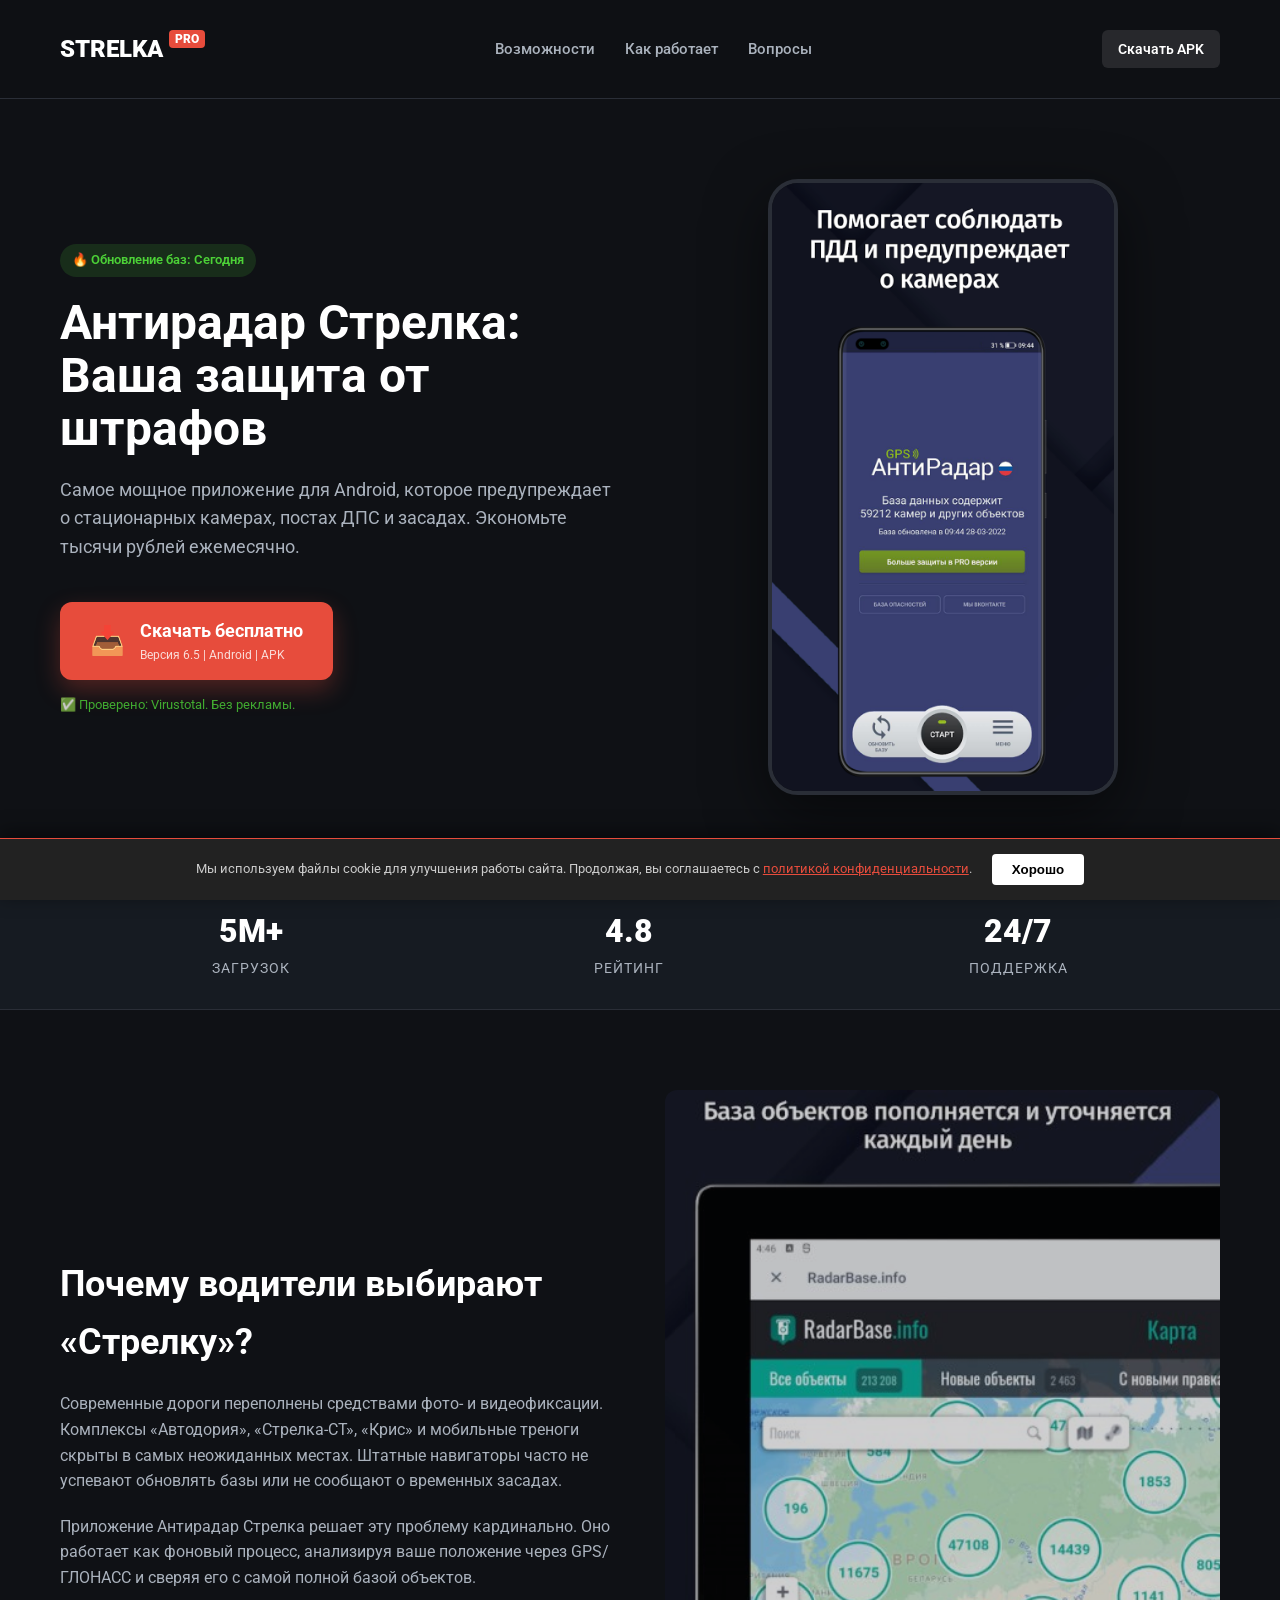
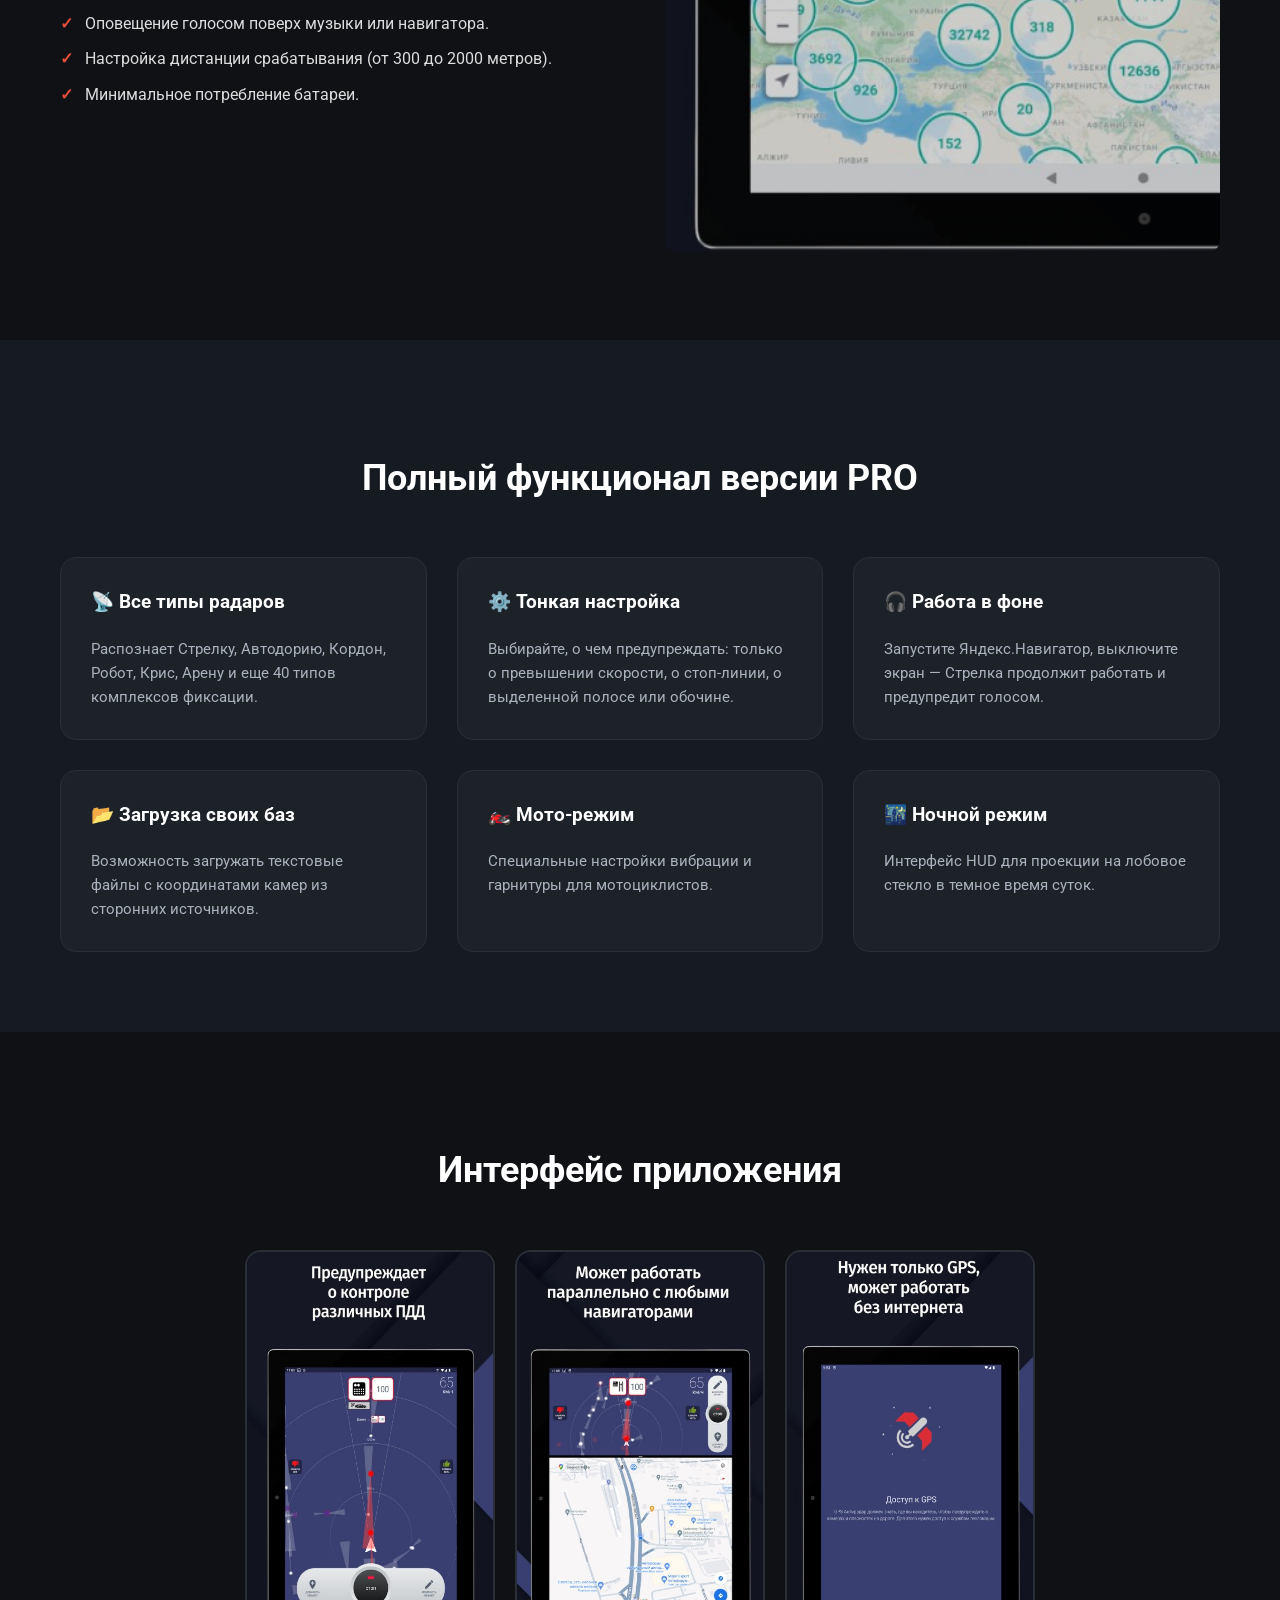
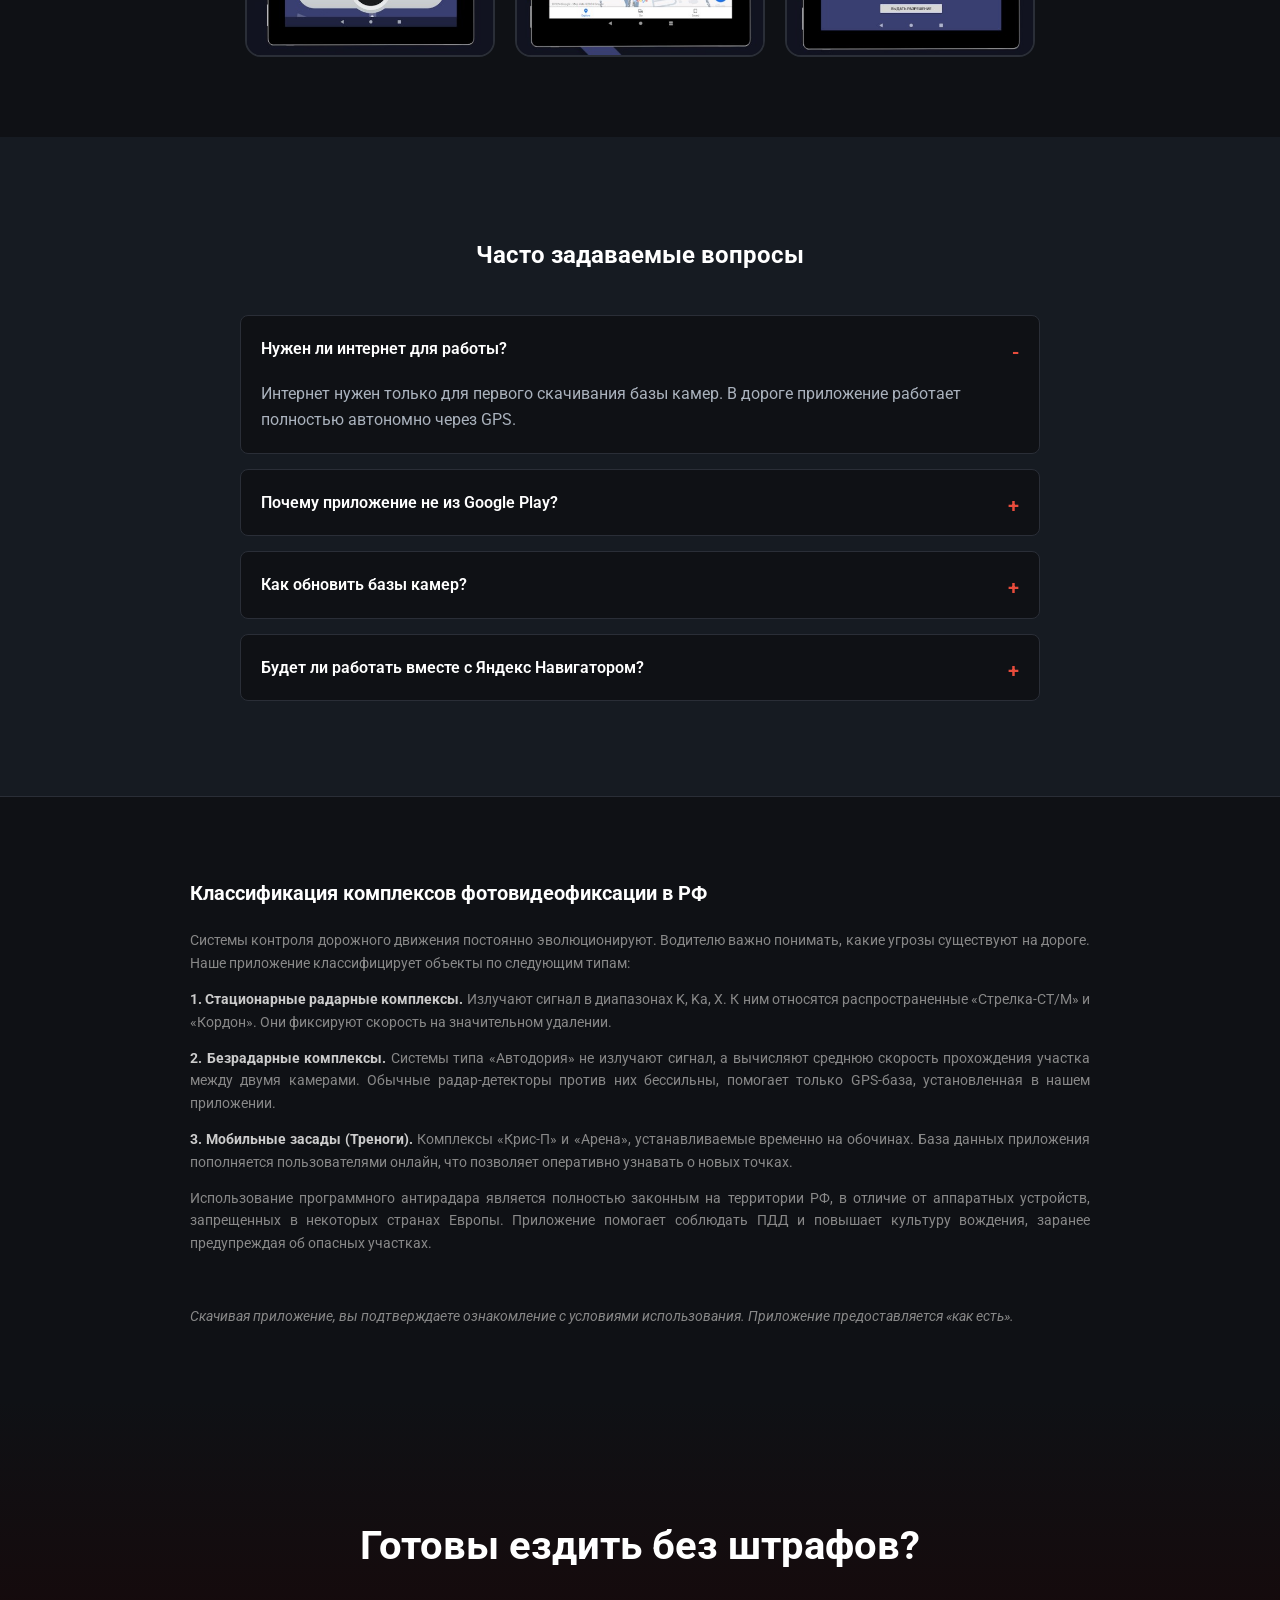
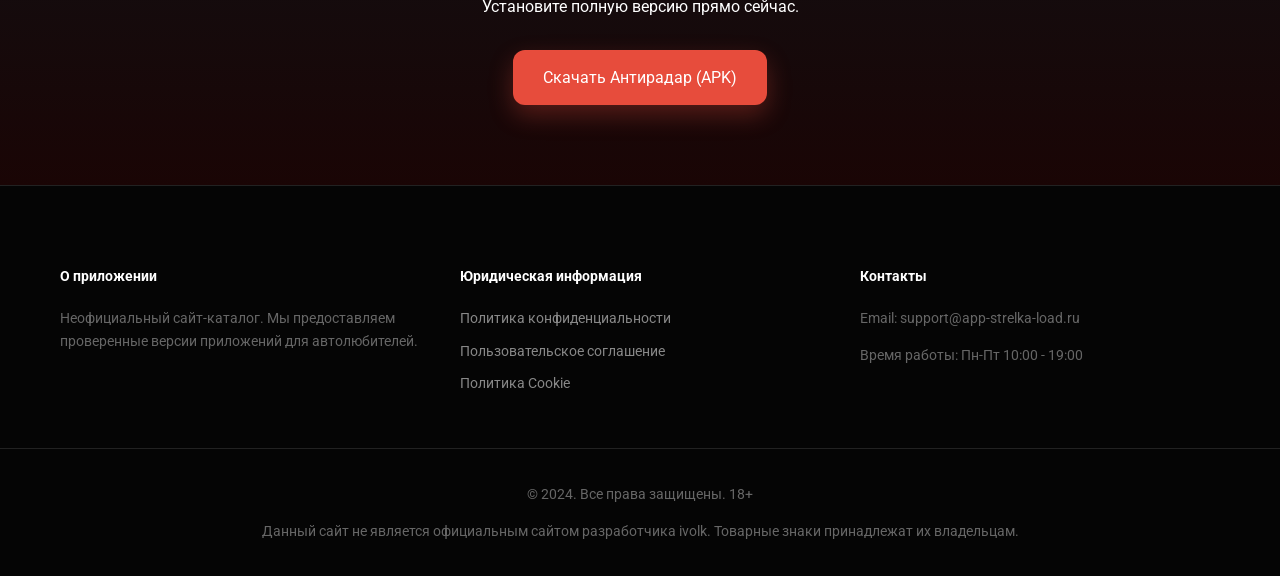
<file: index.html>
<!DOCTYPE html>
<html lang="ru">
<head>
    <meta charset="UTF-8">
    <meta name="viewport" content="width=device-width, initial-scale=1.0">
    <meta name="description" content="Скачать Антирадар Стрелка (Strelka) для Android. Полная защита от камер ГИБДД, постов ДПС и треног. Актуальная база 2024.">
    <title>Антирадар Стрелка — Официальный загрузчик приложения</title>
    <link rel="stylesheet" href="style.css">
    <link rel="preconnect" href="https://fonts.googleapis.com">
    <link href="https://fonts.googleapis.com/css2?family=Roboto:wght@300;400;500;700;900&display=swap" rel="stylesheet">
    <link rel="icon" href="data:image/svg+xml,<svg xmlns=%22http://www.w3.org/2000/svg%22 viewBox=%220 0 100 100%22><text y=%22.9em%22 font-size=%2290%22>🚘</text></svg>">
</head>
<body>

    <nav class="navbar">
        <div class="container nav-wrap">
            <div class="logo">Strelka <span class="badge-pro">PRO</span></div>
            <ul class="nav-menu">
                <li><a href="#features">Возможности</a></li>
                <li><a href="#how-it-works">Как работает</a></li>
                <li><a href="#faq">Вопросы</a></li>
            </ul>
            <a href="strelka.apk" class="btn-sm" download>Скачать APK</a>
        </div>
    </nav>

    <header class="hero">
        <div class="container hero-grid">
            <div class="hero-text">
                <div class="status-pill">🔥 Обновление баз: Сегодня</div>
                <h1>Антирадар Стрелка: Ваша защита от штрафов</h1>
                <p class="lead">Самое мощное приложение для Android, которое предупреждает о стационарных камерах, постах ДПС и засадах. Экономьте тысячи рублей ежемесячно.</p>
                
                <div class="download-block">
                    <a href="strelka.apk" class="btn-main" download>
                        <span class="icon">📥</span>
                        <div class="btn-txt">
                            <span>Скачать бесплатно</span>
                            <small>Версия 6.5 | Android | APK</small>
                        </div>
                    </a>
                    <p class="safe-text">✅ Проверено: Virustotal. Без рекламы.</p>
                </div>
            </div>
            <div class="hero-img">
                <img src="screen1.jpg" alt="Интерфейс Антирадар Стрелка">
            </div>
        </div>
    </header>

    <section class="trust-bar">
        <div class="container trust-grid">
            <div class="trust-item">
                <span>5M+</span>
                <p>Загрузок</p>
            </div>
            <div class="trust-item">
                <span>4.8</span>
                <p>Рейтинг</p>
            </div>
            <div class="trust-item">
                <span>24/7</span>
                <p>Поддержка</p>
            </div>
        </div>
    </section>

    <section class="info-section">
        <div class="container">
            <div class="content-row">
                <div class="text-col">
                    <h2>Почему водители выбирают «Стрелку»?</h2>
                    <p>Современные дороги переполнены средствами фото- и видеофиксации. Комплексы «Автодория», «Стрелка-СТ», «Крис» и мобильные треноги скрыты в самых неожиданных местах. Штатные навигаторы часто не успевают обновлять базы или не сообщают о временных засадах.</p>
                    <p>Приложение Антирадар Стрелка решает эту проблему кардинально. Оно работает как фоновый процесс, анализируя ваше положение через GPS/ГЛОНАСС и сверяя его с самой полной базой объектов.</p>
                    <ul class="check-list">
                        <li>Оповещение голосом поверх музыки или навигатора.</li>
                        <li>Настройка дистанции срабатывания (от 300 до 2000 метров).</li>
                        <li>Минимальное потребление батареи.</li>
                    </ul>
                </div>
                <div class="img-col">
                    <img src="screen2.jpg" alt="Карта покрытия">
                </div>
            </div>
        </div>
    </section>

    <section id="features" class="features">
        <div class="container">
            <h2>Полный функционал версии PRO</h2>
            <div class="feature-grid">
                <div class="f-card">
                    <h3>📡 Все типы радаров</h3>
                    <p>Распознает Стрелку, Автодорию, Кордон, Робот, Крис, Арену и еще 40 типов комплексов фиксации.</p>
                </div>
                <div class="f-card">
                    <h3>⚙️ Тонкая настройка</h3>
                    <p>Выбирайте, о чем предупреждать: только о превышении скорости, о стоп-линии, о выделенной полосе или обочине.</p>
                </div>
                <div class="f-card">
                    <h3>🎧 Работа в фоне</h3>
                    <p>Запустите Яндекс.Навигатор, выключите экран — Стрелка продолжит работать и предупредит голосом.</p>
                </div>
                <div class="f-card">
                    <h3>📂 Загрузка своих баз</h3>
                    <p>Возможность загружать текстовые файлы с координатами камер из сторонних источников.</p>
                </div>
                <div class="f-card">
                    <h3>🏍️ Мото-режим</h3>
                    <p>Специальные настройки вибрации и гарнитуры для мотоциклистов.</p>
                </div>
                <div class="f-card">
                    <h3>🌃 Ночной режим</h3>
                    <p>Интерфейс HUD для проекции на лобовое стекло в темное время суток.</p>
                </div>
            </div>
        </div>
    </section>

    <section class="gallery">
        <div class="container">
            <h2>Интерфейс приложения</h2>
            <div class="gallery-grid">
                <img src="screen3.jpg" alt="Экран настроек">
                <img src="screen4.jpg" alt="Экран радара">
                <img src="screen5.jpg" alt="Обновление баз">
            </div>
        </div>
    </section>

    <section id="faq" class="faq-section">
        <div class="container">
            <h2>Часто задаваемые вопросы</h2>
            <div class="accordion">
                <details open>
                    <summary>Нужен ли интернет для работы?</summary>
                    <p>Интернет нужен только для первого скачивания базы камер. В дороге приложение работает полностью автономно через GPS.</p>
                </details>
                <details>
                    <summary>Почему приложение не из Google Play?</summary>
                    <p>Google Play ограничивает функционал фоновой работы приложений для безопасности, что мешает полноценной работе антирадара. Версия с сайта имеет расширенный функционал.</p>
                </details>
                <details>
                    <summary>Как обновить базы камер?</summary>
                    <p>В меню приложения есть кнопка «Обновить базу». Рекомендуем делать это раз в неделю.</p>
                </details>
                <details>
                    <summary>Будет ли работать вместе с Яндекс Навигатором?</summary>
                    <p>Да, это основная фишка. Стрелка висит в трее и выдает голосовые предупреждения поверх голоса Алисы.</p>
                </details>
            </div>
        </div>
    </section>

    <section class="seo-article">
        <div class="container">
            <article>
                <h3>Классификация комплексов фотовидеофиксации в РФ</h3>
                <p>Системы контроля дорожного движения постоянно эволюционируют. Водителю важно понимать, какие угрозы существуют на дороге. Наше приложение классифицирует объекты по следующим типам:</p>
                <p><strong>1. Стационарные радарные комплексы.</strong> Излучают сигнал в диапазонах K, Ka, X. К ним относятся распространенные «Стрелка-СТ/М» и «Кордон». Они фиксируют скорость на значительном удалении.</p>
                <p><strong>2. Безрадарные комплексы.</strong> Системы типа «Автодория» не излучают сигнал, а вычисляют среднюю скорость прохождения участка между двумя камерами. Обычные радар-детекторы против них бессильны, помогает только GPS-база, установленная в нашем приложении.</p>
                <p><strong>3. Мобильные засады (Треноги).</strong> Комплексы «Крис-П» и «Арена», устанавливаемые временно на обочинах. База данных приложения пополняется пользователями онлайн, что позволяет оперативно узнавать о новых точках.</p>
                <p>Использование программного антирадара является полностью законным на территории РФ, в отличие от аппаратных устройств, запрещенных в некоторых странах Европы. Приложение помогает соблюдать ПДД и повышает культуру вождения, заранее предупреждая об опасных участках.</p>
                <br>
                <p><em>Скачивая приложение, вы подтверждаете ознакомление с условиями использования. Приложение предоставляется «как есть».</em></p>
            </article>
        </div>
    </section>

    <section class="bottom-cta">
        <div class="container">
            <h2>Готовы ездить без штрафов?</h2>
            <p>Установите полную версию прямо сейчас.</p>
            <a href="strelka.apk" class="btn-main" download>Скачать Антирадар (APK)</a>
        </div>
    </section>

    <footer>
        <div class="container footer-content">
            <div class="footer-col">
                <h4>О приложении</h4>
                <p>Неофициальный сайт-каталог. Мы предоставляем проверенные версии приложений для автолюбителей.</p>
            </div>
            <div class="footer-col">
                <h4>Юридическая информация</h4>
                <ul>
                    <li><a href="policy.html">Политика конфиденциальности</a></li>
                    <li><a href="terms.html">Пользовательское соглашение</a></li>
                    <li><a href="policy.html#cookie">Политика Cookie</a></li>
                </ul>
            </div>
            <div class="footer-col">
                <h4>Контакты</h4>
                <p>Email: support@app-strelka-load.ru</p>
                <p>Время работы: Пн-Пт 10:00 - 19:00</p>
            </div>
        </div>
        <div class="copyright">
            <p>&copy; 2024. Все права защищены. 18+</p>
            <p class="disclaimer-small">Данный сайт не является официальным сайтом разработчика ivolk. Товарные знаки принадлежат их владельцам.</p>
        </div>
    </footer>

    <div id="cookie-banner" class="cookie-banner">
        <p>Мы используем файлы cookie для улучшения работы сайта. Продолжая, вы соглашаетесь с <a href="policy.html">политикой конфиденциальности</a>.</p>
        <button id="accept-cookies">Хорошо</button>
    </div>

    <script>
        // Скрипт для куки
        const banner = document.getElementById('cookie-banner');
        const btn = document.getElementById('accept-cookies');
        if (!localStorage.getItem('cookiesAccepted')) {
            banner.style.display = 'flex';
        }
        btn.addEventListener('click', () => {
            banner.style.display = 'none';
            localStorage.setItem('cookiesAccepted', 'true');
        });
    </script>

</body>
</html>
</file>
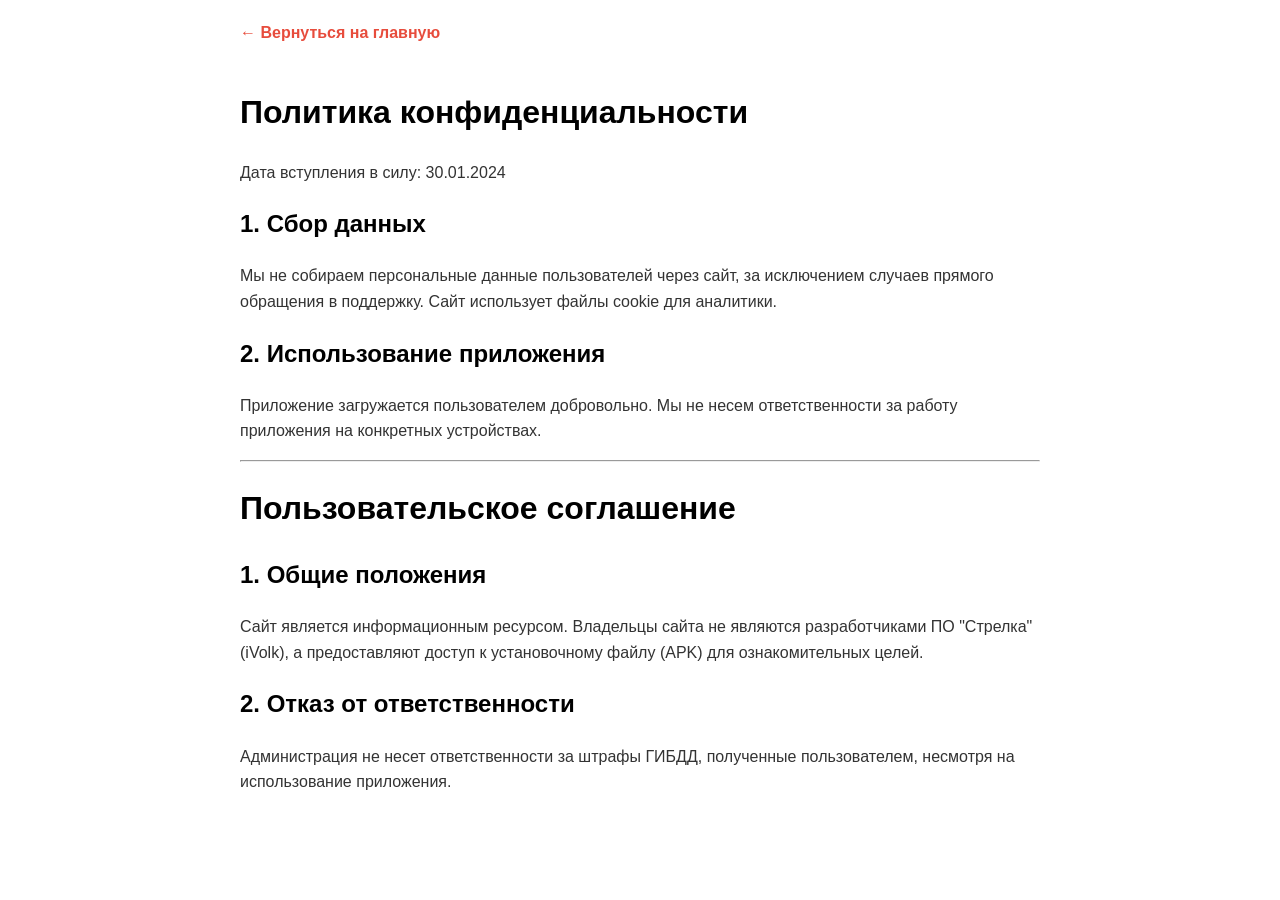
<file: policy.html>
<!DOCTYPE html>
<html lang="ru">
<head>
    <meta charset="UTF-8">
    <meta name="viewport" content="width=device-width, initial-scale=1.0">
    <title>Политика конфиденциальности и Условия</title>
    <style>
        body { font-family: sans-serif; line-height: 1.6; max-width: 800px; margin: 0 auto; padding: 20px; color: #333; }
        h1, h2 { color: #000; }
        .back-link { display: inline-block; margin-bottom: 20px; color: #e74c3c; text-decoration: none; font-weight: bold; }
    </style>
</head>
<body>
    <a href="index.html" class="back-link">← Вернуться на главную</a>

    <h1>Политика конфиденциальности</h1>
    <p>Дата вступления в силу: 30.01.2024</p>
    
    <h2>1. Сбор данных</h2>
    <p>Мы не собираем персональные данные пользователей через сайт, за исключением случаев прямого обращения в поддержку. Сайт использует файлы cookie для аналитики.</p>

    <h2>2. Использование приложения</h2>
    <p>Приложение загружается пользователем добровольно. Мы не несем ответственности за работу приложения на конкретных устройствах.</p>

    <hr>

    <h1>Пользовательское соглашение</h1>
    <h2>1. Общие положения</h2>
    <p>Сайт является информационным ресурсом. Владельцы сайта не являются разработчиками ПО "Стрелка" (iVolk), а предоставляют доступ к установочному файлу (APK) для ознакомительных целей.</p>

    <h2>2. Отказ от ответственности</h2>
    <p>Администрация не несет ответственности за штрафы ГИБДД, полученные пользователем, несмотря на использование приложения.</p>
</body>
</html>
</file>
<file: style.css>
/* RESET & BASE */
:root {
    --bg: #0f1115;
    --card: #161b22;
    --accent: #e74c3c; /* Красный */
    --accent-hover: #c0392b;
    --text: #ffffff;
    --text-gray: #aab2bd;
    --border: #2a2e37;
}

* { box-sizing: border-box; outline: none; }
body { margin: 0; font-family: 'Roboto', sans-serif; background: var(--bg); color: var(--text); line-height: 1.6; }
a { text-decoration: none; color: inherit; transition: 0.3s; }
ul { list-style: none; padding: 0; }
.container { max-width: 1200px; margin: 0 auto; padding: 0 20px; }

/* NAVBAR */
.navbar { padding: 20px 0; border-bottom: 1px solid var(--border); position: sticky; top: 0; background: rgba(15,17,21,0.95); z-index: 1000; backdrop-filter: blur(10px); }
.nav-wrap { display: flex; justify-content: space-between; align-items: center; }
.logo { font-size: 24px; font-weight: 900; color: #fff; text-transform: uppercase; }
.badge-pro { background: var(--accent); font-size: 12px; padding: 2px 6px; border-radius: 4px; vertical-align: top; }
.nav-menu { display: flex; gap: 30px; }
.nav-menu a { font-weight: 500; font-size: 15px; color: var(--text-gray); }
.nav-menu a:hover { color: #fff; }
.btn-sm { background: rgba(255,255,255,0.1); padding: 8px 16px; border-radius: 6px; font-size: 14px; font-weight: 600; }
.btn-sm:hover { background: rgba(255,255,255,0.2); }

/* HERO */
.hero { padding: 80px 0; overflow: hidden; }
.hero-grid { display: grid; grid-template-columns: 1fr 1fr; gap: 50px; align-items: center; }
.status-pill { display: inline-block; background: rgba(76, 209, 55, 0.15); color: #4cd137; padding: 6px 12px; border-radius: 20px; font-size: 13px; font-weight: 600; margin-bottom: 20px; }
.hero h1 { font-size: 48px; line-height: 1.1; margin: 0 0 20px; }
.lead { font-size: 18px; color: var(--text-gray); margin-bottom: 40px; }
.btn-main { display: flex; align-items: center; background: var(--accent); color: white; padding: 15px 30px; border-radius: 12px; width: fit-content; transition: 0.3s; box-shadow: 0 10px 25px rgba(231, 76, 60, 0.3); }
.btn-main:hover { transform: translateY(-3px); background: var(--accent-hover); }
.btn-main .icon { font-size: 28px; margin-right: 15px; }
.btn-txt span { display: block; font-weight: 700; font-size: 18px; }
.btn-txt small { display: block; font-weight: 400; opacity: 0.8; font-size: 12px; }
.safe-text { font-size: 13px; color: #4cd137; margin-top: 15px; opacity: 0.8; }
.hero-img img { width: 100%; max-width: 350px; border-radius: 30px; box-shadow: 0 20px 60px rgba(0,0,0,0.5); border: 4px solid var(--border); display: block; margin: 0 auto; }

/* TRUST BAR */
.trust-bar { border-top: 1px solid var(--border); border-bottom: 1px solid var(--border); padding: 30px 0; background: var(--card); }
.trust-grid { display: flex; justify-content: space-around; text-align: center; }
.trust-item span { font-size: 32px; font-weight: 900; color: #fff; display: block; }
.trust-item p { color: var(--text-gray); font-size: 14px; margin: 0; text-transform: uppercase; letter-spacing: 1px; }

/* INFO SECTION */
.info-section { padding: 80px 0; }
.content-row { display: grid; grid-template-columns: 1fr 1fr; gap: 50px; align-items: center; }
.text-col h2 { font-size: 36px; margin-bottom: 20px; }
.text-col p { color: var(--text-gray); margin-bottom: 20px; font-size: 16px; }
.check-list li { padding-left: 25px; position: relative; margin-bottom: 10px; color: #ddd; }
.check-list li::before { content: '✓'; position: absolute; left: 0; color: var(--accent); font-weight: bold; }
.img-col img { width: 100%; border-radius: 12px; opacity: 0.8; }

/* FEATURES */
.features { background: var(--card); padding: 80px 0; }
.features h2 { text-align: center; font-size: 36px; margin-bottom: 50px; }
.feature-grid { display: grid; grid-template-columns: repeat(auto-fit, minmax(300px, 1fr)); gap: 30px; }
.f-card { background: rgba(255,255,255,0.03); padding: 30px; border-radius: 16px; border: 1px solid var(--border); transition: 0.3s; }
.f-card:hover { background: rgba(255,255,255,0.06); transform: translateY(-5px); }
.f-card h3 { color: #fff; margin-top: 0; }
.f-card p { color: var(--text-gray); font-size: 15px; margin-bottom: 0; }

/* GALLERY */
.gallery { padding: 80px 0; text-align: center; }
.gallery h2 { font-size: 36px; margin-bottom: 50px; }
.gallery-grid { display: flex; justify-content: center; gap: 20px; flex-wrap: wrap; }
.gallery-grid img { width: 100%; max-width: 250px; border-radius: 16px; border: 2px solid var(--border); }

/* FAQ */
.faq-section { background: var(--card); padding: 80px 0; }
.faq-section h2 { text-align: center; margin-bottom: 40px; }
.accordion { max-width: 800px; margin: 0 auto; }
details { background: var(--bg); margin-bottom: 15px; border-radius: 8px; border: 1px solid var(--border); overflow: hidden; }
summary { padding: 20px; cursor: pointer; font-weight: 600; list-style: none; position: relative; }
summary::-webkit-details-marker { display: none; }
summary::after { content: '+'; position: absolute; right: 20px; font-size: 20px; color: var(--accent); }
details[open] summary::after { content: '-'; }
details p { padding: 0 20px 20px; margin: 0; color: var(--text-gray); }

/* SEO ARTICLE */
.seo-article { padding: 60px 0; border-top: 1px solid var(--border); }
.seo-article article { max-width: 900px; margin: 0 auto; color: #888; font-size: 14px; text-align: justify; }
.seo-article h3 { color: #fff; font-size: 20px; margin-bottom: 20px; }
.seo-article strong { color: #ccc; }

/* BOTTOM CTA */
.bottom-cta { padding: 80px 0; text-align: center; background: linear-gradient(180deg, var(--bg) 0%, #1a0505 100%); }
.bottom-cta h2 { font-size: 40px; margin-bottom: 10px; }
.bottom-cta .btn-main { margin: 30px auto 0; }

/* FOOTER */
footer { background: #050505; padding: 60px 0 20px; border-top: 1px solid #222; font-size: 14px; color: #666; }
.footer-content { display: grid; grid-template-columns: repeat(auto-fit, minmax(250px, 1fr)); gap: 40px; margin-bottom: 40px; }
.footer-col h4 { color: #fff; margin-bottom: 20px; }
.footer-col a { color: #888; display: block; margin-bottom: 10px; }
.footer-col a:hover { text-decoration: underline; color: var(--accent); }
.copyright { text-align: center; border-top: 1px solid #222; padding-top: 20px; }

/* COOKIE BANNER */
.cookie-banner { position: fixed; bottom: 0; left: 0; width: 100%; background: #222; padding: 15px 20px; z-index: 9999; display: none; justify-content: center; align-items: center; gap: 20px; border-top: 1px solid var(--accent); box-shadow: 0 -5px 20px rgba(0,0,0,0.5); }
.cookie-banner p { margin: 0; font-size: 13px; color: #ccc; }
.cookie-banner a { color: var(--accent); text-decoration: underline; }
.cookie-banner button { background: #fff; border: none; padding: 8px 20px; border-radius: 4px; cursor: pointer; font-weight: bold; color: #000; }

/* MOBILE */
@media (max-width: 768px) {
    .nav-menu { display: none; }
    .hero-grid, .content-row { grid-template-columns: 1fr; text-align: center; }
    .hero h1 { font-size: 32px; }
    .btn-main { margin: 0 auto; width: 100%; justify-content: center; }
    .hero-img { margin-top: 40px; }
}
</file>
